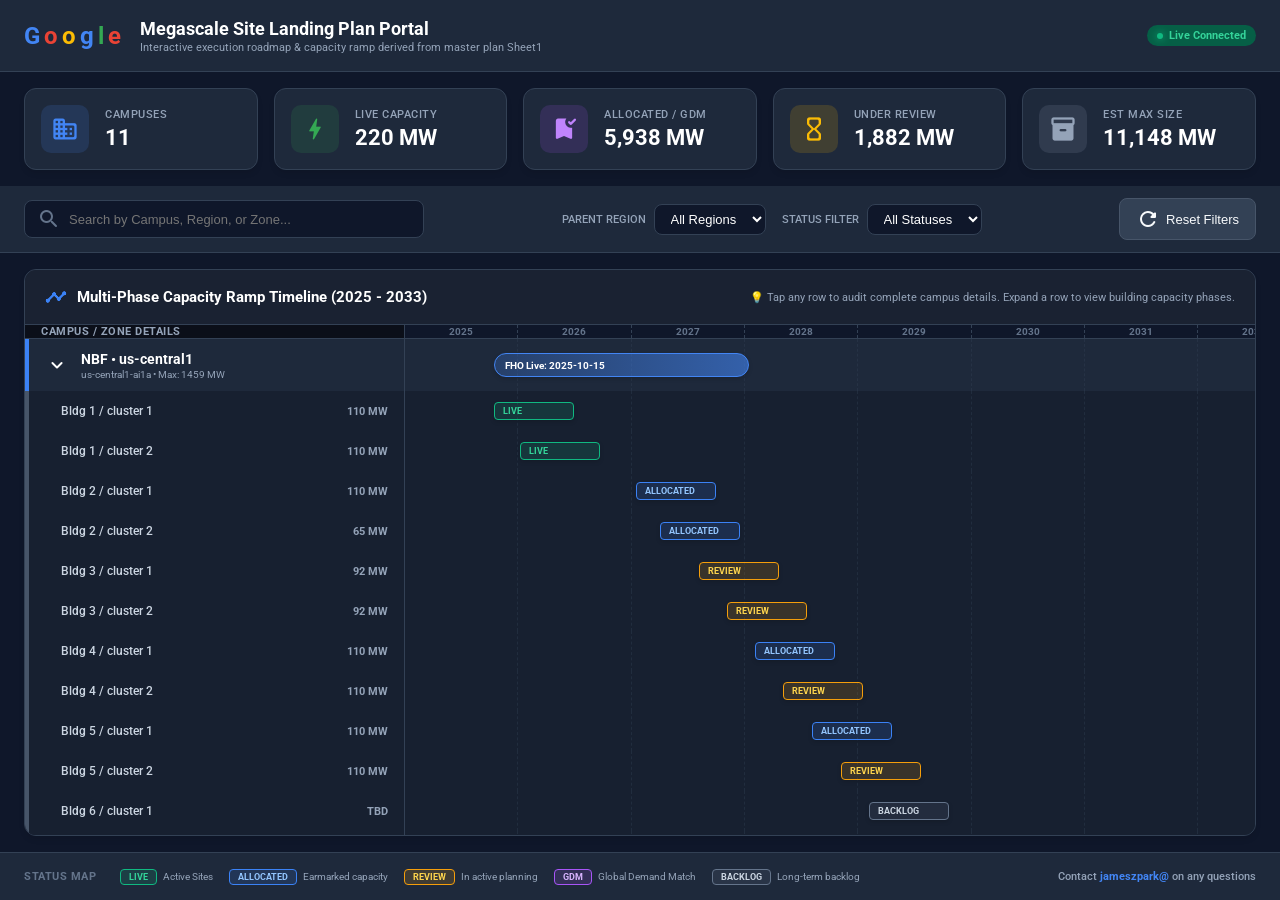
<file: index.html>
<!DOCTYPE html>
<html lang="en">
<head>
  <meta charset="UTF-8">
  <meta name="viewport" content="width=device-width, initial-scale=1.0">
  <title>Megascale Site Landing Plan Dashboard</title>
  <!-- Google Fonts -->
  <link rel="preconnect" href="https://fonts.googleapis.com">
  <link rel="preconnect" href="https://fonts.gstatic.com" crossorigin>
  <link href="https://fonts.googleapis.com/css2?family=Google+Sans:wght@400;500;700&family=Roboto:wght@300;400;500;700&display=swap" rel="stylesheet">
  <!-- Material Icons -->
  <link href="https://fonts.googleapis.com/icon?family=Material+Icons+Round" rel="stylesheet">
  <link rel="stylesheet" href="styles.css">
</head>
<body>

  <!-- App Container -->
  <div class="app-container">

    <!-- Top Header Bar -->
    <header class="app-header">
      <div class="header-left">
        <div class="google-logo-accent">
          <span class="g-blue">G</span>
          <span class="g-red">o</span>
          <span class="g-yellow">o</span>
          <span class="g-blue">g</span>
          <span class="g-green">l</span>
          <span class="g-red">e</span>
        </div>
        <div class="title-container">
          <h1>Megascale Site Landing Plan Portal</h1>
          <p class="subtitle">Interactive execution roadmap & capacity ramp derived from master plan Sheet1</p>
        </div>
      </div>
      <div class="header-right">
        <span class="last-sync-badge"><span class="pulse-dot"></span> Live Connected</span>
      </div>
    </header>

    <!-- KPI Summary Row -->
    <section class="kpi-container" id="kpi-panel">
      <!-- Generated via JS -->
    </section>

    <!-- Filters & Control Panel -->
    <section class="filter-card">
      <div class="filter-row">
        <!-- Search Input -->
        <div class="search-box">
          <span class="material-icons-round search-icon">search</span>
          <input type="text" id="search-input" placeholder="Search by Campus, Region, or Zone...">
        </div>

        <!-- Dropdowns -->
        <div class="dropdown-group">
          <div class="control-item">
            <label for="region-select">Parent Region</label>
            <select id="region-select">
              <option value="ALL">All Regions</option>
            </select>
          </div>
          
          <div class="control-item">
            <label for="status-select">Status Filter</label>
            <select id="status-select">
              <option value="ALL">All Statuses</option>
              <option value="Live">Live</option>
              <option value="Allocated">Allocated</option>
              <option value="Review">Review</option>
              <option value="GDM">GDM</option>
              <option value="Backlog">Backlog</option>
            </select>
          </div>
        </div>

        <!-- Action Button -->
        <button id="reset-filters" class="btn btn-secondary">
          <span class="material-icons-round">refresh</span> Reset Filters
        </button>
      </div>
    </section>

    <!-- Main Visual Roadmap Panel -->
    <main class="dashboard-viewport">
      <div class="timeline-card">
        
        <!-- Timeline Header Controls -->
        <div class="timeline-controls">
          <div class="timeline-title-bar">
            <span class="material-icons-round">timeline</span>
            <h2>Multi-Phase Capacity Ramp Timeline (2025 - 2033)</h2>
          </div>
          <div class="timeline-zoom-note">
            💡 Tap any row to audit complete campus details. Expand a row to view building capacity phases.
          </div>
        </div>

        <!-- Timeline Visual Grid Table -->
        <div class="timeline-outer-wrapper">
          <div class="timeline-inner-wrapper" id="gantt-wrapper">
            <!-- Timeline Headers -->
            <div class="timeline-table-header" id="gantt-header">
              <!-- Sticky Left Column Spacer -->
              <div class="frozen-header-cell">
                <span class="col-title">CAMPUS / ZONE DETAILS</span>
              </div>
              <!-- Timeline Scale Cells (rendered in JS) -->
              <div class="timeline-scale-container" id="timeline-scale">
                <!-- Rendered by app.js -->
              </div>
            </div>

            <!-- GANTT Table Rows -->
            <div class="gantt-rows-container" id="gantt-rows">
              <!-- Rendered dynamically in app.js -->
            </div>
          </div>
        </div>

      </div>
    </main>

    <!-- Footer Legend Panel -->
    <footer class="app-legend-bar">
      <div class="legend-left">
        <div class="legend-title">STATUS MAP</div>
        <div class="legend-items">
          <div class="legend-item"><span class="badge status-live">Live</span> <span class="legend-text">Active Sites</span></div>
          <div class="legend-item"><span class="badge status-allocated">Allocated</span> <span class="legend-text">Earmarked capacity</span></div>
          <div class="legend-item"><span class="badge status-review">Review</span> <span class="legend-text">In active planning</span></div>
          <div class="legend-item"><span class="badge status-gdm">GDM</span> <span class="legend-text">Global Demand Match</span></div>
          <div class="legend-item"><span class="badge status-backlog">Backlog</span> <span class="legend-text">Long-term backlog</span></div>
        </div>
      </div>
      <div class="legend-right">
        <div class="legend-note">
          Contact <a href="https://teams.googleplex.com/jameszpark" target="_blank">jameszpark@</a> on any questions
        </div>
      </div>
    </footer>

  </div>

  <!-- Detail Dialog / Modal Drawer -->
  <div class="modal-overlay" id="detail-modal">
    <div class="modal-card">
      <div class="modal-header">
        <div class="modal-title-group">
          <span class="material-icons-round modal-icon">dns</span>
          <div class="modal-headers">
            <h3 id="modal-campus-title">Campus Details</h3>
            <p id="modal-zone-subtitle">us-central1-ai1a (Cluster: NBF)</p>
          </div>
        </div>
        <button class="modal-close-btn" id="close-modal">
          <span class="material-icons-round">close</span>
        </button>
      </div>
      <div class="modal-content">
        <div class="modal-divider"></div>
        
        <!-- Campus Specs Table -->
        <h4 class="section-title">CAMPUS SPECIFICATIONS</h4>
        <div class="specs-grid">
          <div class="spec-tile">
            <span class="spec-label">Parent Region</span>
            <span class="spec-val" id="modal-parent-region">-</span>
          </div>
          <div class="spec-tile">
            <span class="spec-label">Zone Name</span>
            <span class="spec-val" id="modal-zone-name">-</span>
          </div>
          <div class="spec-tile">
            <span class="spec-label">Max Capacity Estimate</span>
            <span class="spec-val" id="modal-max-size">-</span>
          </div>
          <div class="spec-tile">
            <span class="spec-label">Launch FHO Date</span>
            <span class="spec-val" id="modal-launch-fho">-</span>
          </div>
        </div>

        <!-- Campus Ramp Phases -->
        <h4 class="section-title">CAPACITY RAMPING TIMELINE</h4>
        <div class="modal-table-container">
          <table class="modal-table">
            <thead>
              <tr>
                <th>Building Phase</th>
                <th>Target Date</th>
                <th>Increment Size</th>
                <th>Status</th>
              </tr>
            </thead>
            <tbody id="modal-bldg-rows">
              <!-- Rendered via JS -->
            </tbody>
          </table>
        </div>
      </div>
    </div>
  </div>

  <!-- Data Source script -->
  <script src="data.js"></script>
  <!-- Application logic -->
  <script src="app.js"></script>
</body>
</html>
</file>
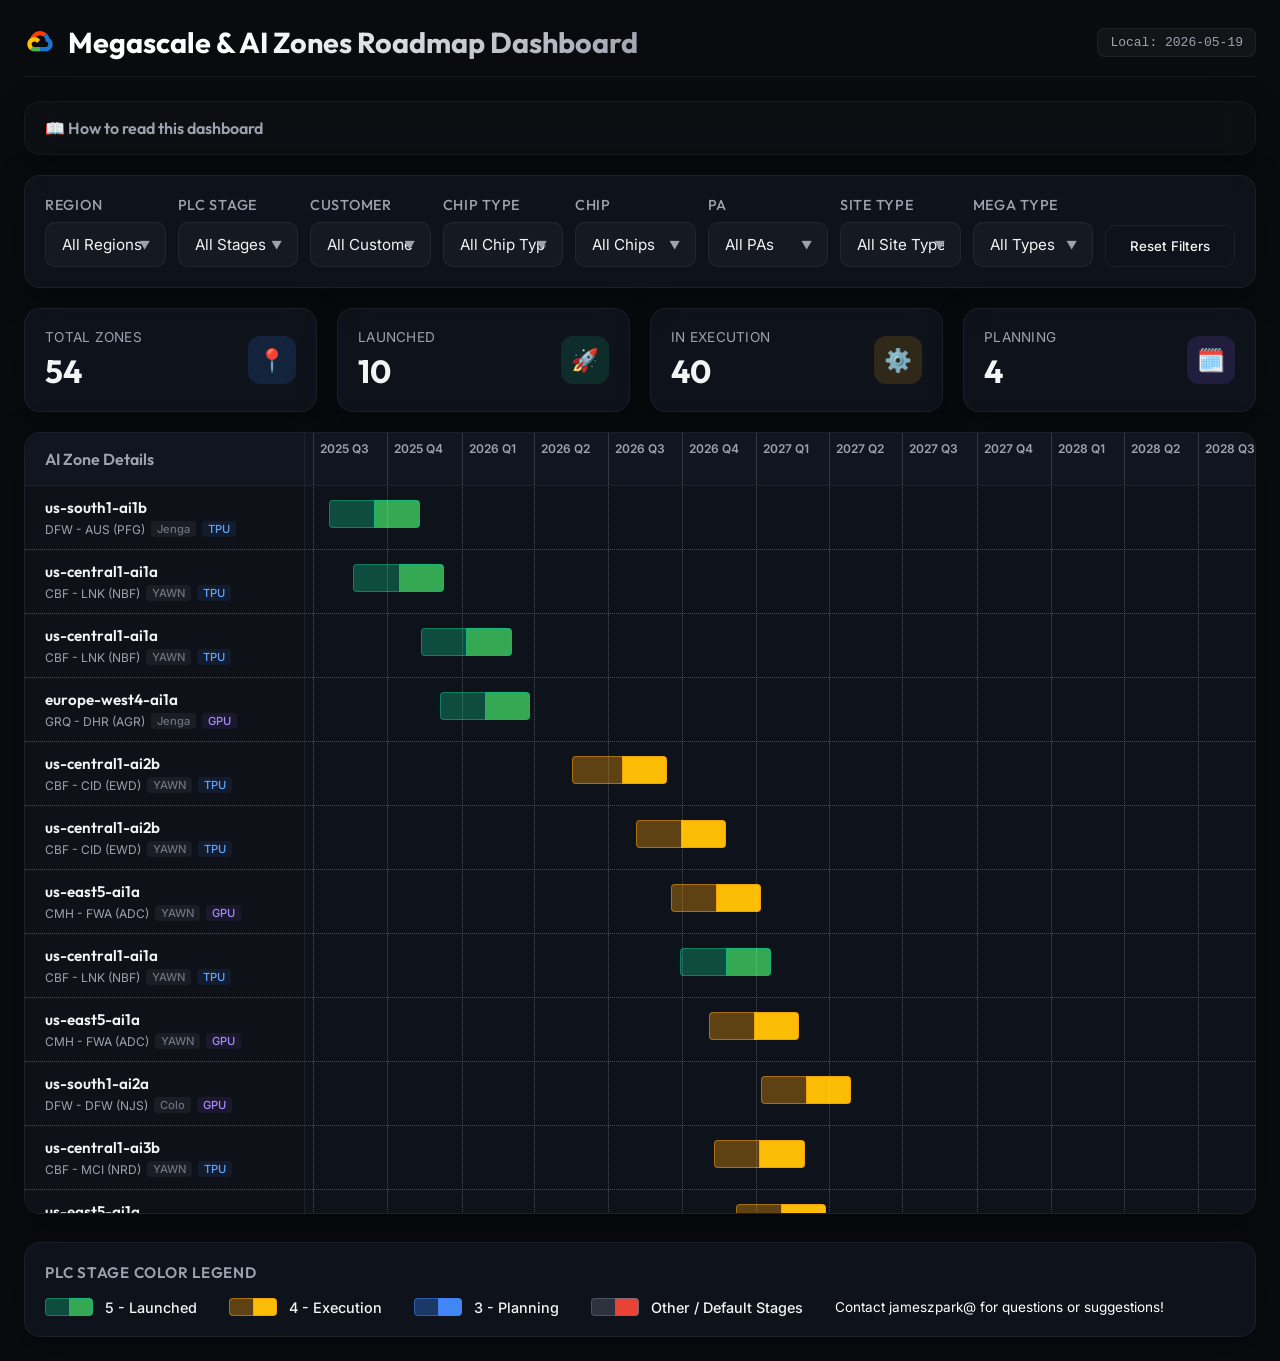
<file: aiz_dashboard/static/index.html>
<!DOCTYPE html>
<html lang="en">
<head>
  <meta charset="UTF-8">
  <meta name="viewport" content="width=device-width, initial-scale=1.0">
  <title>Megascale & AI Zones Roadmap Dashboard</title>
  <!-- Google Fonts -->
  <link rel="preconnect" href="https://fonts.googleapis.com">
  <link rel="preconnect" href="https://fonts.gstatic.com" crossorigin>
  <link href="https://fonts.googleapis.com/css2?family=Inter:wght@300;400;500;600;700&family=Outfit:wght@400;500;600;700;800&display=swap" rel="stylesheet">
  <!-- Stylesheet -->
  <link rel="stylesheet" href="styles.css">
  <!-- Favicon -->
  <link rel="icon" type="image/png" href="https://www.gstatic.com/images/branding/product/1x/gcp_64dp.png">
</head>
<body>
  <div class="app-container">
    <header class="app-header">
      <div class="logo-area">
        <svg class="logo-icon" xmlns="http://www.w3.org/2000/svg" viewBox="0 0 48 48" width="32" height="32"><path fill="#1976d2" d="M38.193,18.359c-0.771-2.753-2.319-5.177-4.397-7.03l-4.598,4.598	c1.677,1.365,2.808,3.374,3.014,5.648v1.508c0.026,0,0.05-0.008,0.076-0.008c2.322,0,4.212,1.89,4.212,4.212S34.61,31.5,32.288,31.5	c-0.026,0-0.05-0.007-0.076-0.008V31.5h-6.666H24V38h8.212v-0.004c0.026,0,0.05,0.004,0.076,0.004C38.195,38,43,33.194,43,27.288	C43,23.563,41.086,20.279,38.193,18.359z"/><path fill="#ffe082" d="M19.56,25.59l4.72-4.72c-0.004-0.005-0.008-0.009-0.011-0.013l-4.717,4.717	C19.554,25.579,19.557,25.584,19.56,25.59z" opacity=".5"/><path fill="#90caf9" d="M19.56,25.59l4.72-4.72c-0.004-0.005-0.008-0.009-0.011-0.013l-4.717,4.717	C19.554,25.579,19.557,25.584,19.56,25.59z" opacity=".5"/><path fill="#ff3d00" d="M24,7.576c-8.133,0-14.75,6.617-14.75,14.75c0,0.233,0.024,0.46,0.035,0.69h6.5	c-0.019-0.228-0.035-0.457-0.035-0.69c0-4.549,3.701-8.25,8.25-8.25c1.969,0,3.778,0.696,5.198,1.851l4.598-4.598	C31.188,9.003,27.761,7.576,24,7.576z"/><path fill="#90caf9" d="M15.712,31.5L15.712,31.5c-0.001,0-0.001,0-0.002,0c-0.611,0-1.188-0.137-1.712-0.373	l-4.71,4.71C11.081,37.188,13.301,38,15.71,38c0.001,0,0.001,0,0.002,0v0H24v-6.5H15.712z" opacity=".5"/><path fill="#4caf50" d="M15.712,31.5L15.712,31.5c-0.001,0-0.001,0-0.002,0c-0.611,0-1.188-0.137-1.712-0.373l-4.71,4.71	C11.081,37.188,13.301,38,15.71,38c0.001,0,0.001,0,0.002,0v0H24v-6.5H15.712z"/><path fill="#ffc107" d="M11.5,27.29c0-2.32,1.89-4.21,4.21-4.21c1.703,0,3.178,1.023,3.841,2.494l4.717-4.717	c-1.961-2.602-5.065-4.277-8.559-4.277C9.81,16.58,5,21.38,5,27.29c0,3.491,1.691,6.59,4.288,8.547l4.71-4.71	C12.53,30.469,11.5,28.999,11.5,27.29z"/></svg>
        <h1>Megascale & AI Zones Roadmap Dashboard</h1>
      </div>
      <div class="time-badge" id="current-time">
        Local: 2026-05-19
      </div>
    </header>

    <main class="dashboard-content" style="display: flex; flex-direction: column; gap: 20px;">
      <!-- User Guide Banner -->
      <section class="guide-panel card animate-fade-in">
        <details>
          <summary class="guide-summary">📖 How to read this dashboard</summary>
          <div class="guide-content">
            <ol>
              <li><strong>Overview</strong>: Upon loading, the dashboard displays the GANTT timeline and execution status metrics for all AI Zones across various PLC (Project Life Cycle) stages.</li>
              <li><strong>Filters</strong>: Use the dropdown filters at the top (Region, Customer, Chip Type, etc.) to dynamically narrow down your search. Click "Reset Filters" to clear.</li>
              <li><strong>GANTT Bars</strong>: Each bar indicates the duration from <strong>Preflight Start</strong> to <strong>Launch</strong>. The bar is divided by the <strong>FHO date</strong> in the middle:
                <ul>
                  <li>Left translucent bar segment: Preflight Start to FHO date.</li>
                  <li>Right solid bar segment: FHO date to Launch.</li>
                </ul>
              </li>
              <li><strong>Details tooltip</strong>: Hover your mouse cursor over any GANTT bar to view a details card (BDP Useable MW, Site Type, Contract Status, Customer, etc.).</li>
              <li><strong>PLC Stages Color Coding</strong>: See the legend at the bottom of the page to match colors with stages (Launched, Execution, Planning, etc.).</li>
            </ol>
          </div>
        </details>
      </section>

      <!-- Filter Panel -->
      <section class="filter-panel card animate-fade-in">
        <div class="filter-group">
          <label for="filter-region">Region</label>
          <div class="custom-select-wrapper">
            <select id="filter-region">
              <option value="ALL">All Regions</option>
            </select>
          </div>
        </div>

        <div class="filter-group">
          <label for="filter-plc">PLC Stage</label>
          <div class="custom-select-wrapper">
            <select id="filter-plc">
              <option value="ALL">All Stages</option>
            </select>
          </div>
        </div>

        <div class="filter-group">
          <label for="filter-customer">Customer</label>
          <div class="custom-select-wrapper">
            <select id="filter-customer">
              <option value="ALL">All Customers</option>
            </select>
          </div>
        </div>

        <div class="filter-group">
          <label for="filter-chip-type">Chip Type</label>
          <div class="custom-select-wrapper">
            <select id="filter-chip-type">
              <option value="ALL">All Chip Types</option>
            </select>
          </div>
        </div>

        <div class="filter-group">
          <label for="filter-chip">Chip</label>
          <div class="custom-select-wrapper">
            <select id="filter-chip">
              <option value="ALL">All Chips</option>
            </select>
          </div>
        </div>

        <div class="filter-group">
          <label for="filter-pa">PA</label>
          <div class="custom-select-wrapper">
            <select id="filter-pa">
              <option value="ALL">All PAs</option>
            </select>
          </div>
        </div>

        <div class="filter-group">
          <label for="filter-site-type">Site Type</label>
          <div class="custom-select-wrapper">
            <select id="filter-site-type">
              <option value="ALL">All Site Types</option>
            </select>
          </div>
        </div>

        <div class="filter-group">
          <label for="filter-mega-type">Mega Type</label>
          <div class="custom-select-wrapper">
            <select id="filter-mega-type">
              <option value="ALL">All Types</option>
            </select>
          </div>
        </div>

        <div class="filter-actions">
          <button id="reset-filters" class="btn-secondary" style="white-space: nowrap;">Reset Filters</button>
        </div>
      </section>

      <!-- KPI Metrics -->
      <section class="metrics-grid animate-fade-in">
        <div class="metric-card card">
          <div class="metric-info">
            <span class="metric-label">Total Zones</span>
            <span class="metric-val" id="metric-total">0</span>
          </div>
          <div class="metric-icon blue">📍</div>
        </div>
        <div class="metric-card card">
          <div class="metric-info">
            <span class="metric-label">Launched</span>
            <span class="metric-val" id="metric-launched">0</span>
          </div>
          <div class="metric-icon green">🚀</div>
        </div>
        <div class="metric-card card">
          <div class="metric-info">
            <span class="metric-label">In Execution</span>
            <span class="metric-val" id="metric-execution">0</span>
          </div>
          <div class="metric-icon orange">⚙️</div>
        </div>
        <div class="metric-card card">
          <div class="metric-info">
            <span class="metric-label">Planning</span>
            <span class="metric-val" id="metric-planning">0</span>
          </div>
          <div class="metric-icon purple">🗓️</div>
        </div>
      </section>

      <!-- GANTT Chart Section -->
      <section class="gantt-section card animate-fade-in">
        <div class="gantt-wrapper">
          <div class="gantt-container" id="gantt-container">
            <!-- Timeline Header (filled dynamically) -->
            <div class="gantt-header-track" id="gantt-header-track">
              <div class="gantt-header-title">AI Zone Details</div>
              <!-- Grid header ticks and quarters will be injected here -->
            </div>
            
            <!-- Grid lines overlay -->
            <div class="gantt-grid-lines" id="gantt-grid-lines"></div>
            
            <!-- GANTT Chart Rows (filled dynamically) -->
            <div class="gantt-rows-container" id="gantt-rows-container">
              <div class="loading-indicator">Loading AI Zone roadmap data...</div>
            </div>
          </div>
        </div>
      </section>

      <section class="legend-panel card animate-fade-in">
        <h3>PLC Stage Color Legend</h3>
        <div class="legend-grid">
          <div class="legend-item">
            <div class="legend-bar stage-5">
              <span class="gantt-bar-segment preflight-to-fho" style="width: 50%;"></span>
              <span class="gantt-bar-segment fho-to-launch" style="width: 50%;"></span>
            </div>
            <span class="legend-label">5 - Launched</span>
          </div>
          <div class="legend-item">
            <div class="legend-bar stage-4">
              <span class="gantt-bar-segment preflight-to-fho" style="width: 50%;"></span>
              <span class="gantt-bar-segment fho-to-launch" style="width: 50%;"></span>
            </div>
            <span class="legend-label">4 - Execution</span>
          </div>
          <div class="legend-item">
            <div class="legend-bar stage-3">
              <span class="gantt-bar-segment preflight-to-fho" style="width: 50%;"></span>
              <span class="gantt-bar-segment fho-to-launch" style="width: 50%;"></span>
            </div>
            <span class="legend-label">3 - Planning</span>
          </div>
          <div class="legend-item">
            <div class="legend-bar stage-default">
              <span class="gantt-bar-segment preflight-to-fho" style="width: 50%;"></span>
              <span class="gantt-bar-segment fho-to-launch" style="width: 50%;"></span>
            </div>
            <span class="legend-label">Other / Default Stages</span>
            <span class="legend-contact" style="margin-left: 20px; color: #ffffff; font-size: 0.85rem;">Contact jameszpark@ for
              questions or suggestions!</span>
          </div>
        </div>
      </section>
    </main>
  </div>

  <!-- Interactive Tooltip -->
  <div id="gantt-tooltip" class="tooltip hidden"></div>

  <!-- JavaScript Modules -->
  <script src="data.js"></script>
  <script src="app.js"></script>
</body>
</html>
</file>
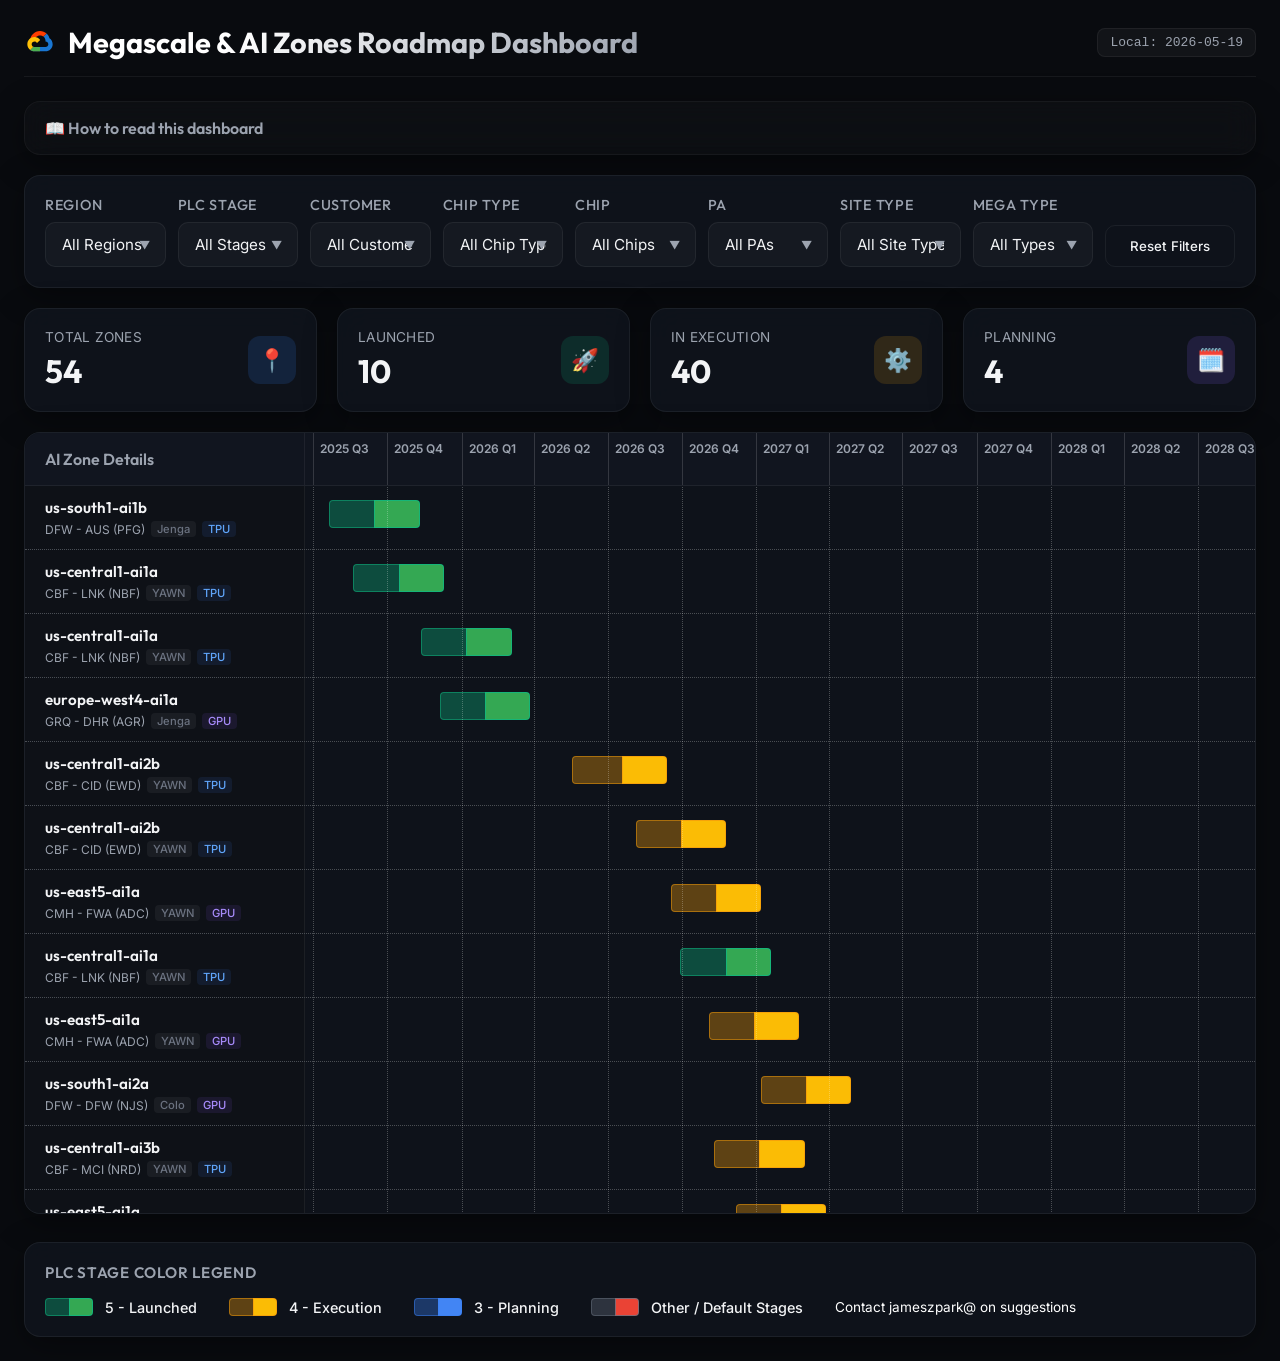
<file: aiz_dashboard_dev/static/index.html>
<!DOCTYPE html>
<html lang="en">
<head>
  <meta charset="UTF-8">
  <meta name="viewport" content="width=device-width, initial-scale=1.0">
  <title>Megascale & AI Zones Roadmap Dashboard</title>
  <!-- Google Fonts -->
  <link rel="preconnect" href="https://fonts.googleapis.com">
  <link rel="preconnect" href="https://fonts.gstatic.com" crossorigin>
  <link href="https://fonts.googleapis.com/css2?family=Inter:wght@300;400;500;600;700&family=Outfit:wght@400;500;600;700;800&display=swap" rel="stylesheet">
  <!-- Stylesheet -->
  <link rel="stylesheet" href="styles.css">
  <!-- Favicon -->
  <link rel="icon" type="image/png" href="https://www.gstatic.com/images/branding/product/1x/gcp_64dp.png">
</head>
<body>
  <div class="app-container">
    <header class="app-header">
      <div class="logo-area">
        <svg class="logo-icon" xmlns="http://www.w3.org/2000/svg" viewBox="0 0 48 48" width="32" height="32"><path fill="#1976d2" d="M38.193,18.359c-0.771-2.753-2.319-5.177-4.397-7.03l-4.598,4.598	c1.677,1.365,2.808,3.374,3.014,5.648v1.508c0.026,0,0.05-0.008,0.076-0.008c2.322,0,4.212,1.89,4.212,4.212S34.61,31.5,32.288,31.5	c-0.026,0-0.05-0.007-0.076-0.008V31.5h-6.666H24V38h8.212v-0.004c0.026,0,0.05,0.004,0.076,0.004C38.195,38,43,33.194,43,27.288	C43,23.563,41.086,20.279,38.193,18.359z"/><path fill="#ffe082" d="M19.56,25.59l4.72-4.72c-0.004-0.005-0.008-0.009-0.011-0.013l-4.717,4.717	C19.554,25.579,19.557,25.584,19.56,25.59z" opacity=".5"/><path fill="#90caf9" d="M19.56,25.59l4.72-4.72c-0.004-0.005-0.008-0.009-0.011-0.013l-4.717,4.717	C19.554,25.579,19.557,25.584,19.56,25.59z" opacity=".5"/><path fill="#ff3d00" d="M24,7.576c-8.133,0-14.75,6.617-14.75,14.75c0,0.233,0.024,0.46,0.035,0.69h6.5	c-0.019-0.228-0.035-0.457-0.035-0.69c0-4.549,3.701-8.25,8.25-8.25c1.969,0,3.778,0.696,5.198,1.851l4.598-4.598	C31.188,9.003,27.761,7.576,24,7.576z"/><path fill="#90caf9" d="M15.712,31.5L15.712,31.5c-0.001,0-0.001,0-0.002,0c-0.611,0-1.188-0.137-1.712-0.373	l-4.71,4.71C11.081,37.188,13.301,38,15.71,38c0.001,0,0.001,0,0.002,0v0H24v-6.5H15.712z" opacity=".5"/><path fill="#4caf50" d="M15.712,31.5L15.712,31.5c-0.001,0-0.001,0-0.002,0c-0.611,0-1.188-0.137-1.712-0.373l-4.71,4.71	C11.081,37.188,13.301,38,15.71,38c0.001,0,0.001,0,0.002,0v0H24v-6.5H15.712z"/><path fill="#ffc107" d="M11.5,27.29c0-2.32,1.89-4.21,4.21-4.21c1.703,0,3.178,1.023,3.841,2.494l4.717-4.717	c-1.961-2.602-5.065-4.277-8.559-4.277C9.81,16.58,5,21.38,5,27.29c0,3.491,1.691,6.59,4.288,8.547l4.71-4.71	C12.53,30.469,11.5,28.999,11.5,27.29z"/></svg>
        <h1>Megascale & AI Zones Roadmap Dashboard</h1>
      </div>
      <div class="time-badge" id="current-time">
        Local: 2026-05-19
      </div>
    </header>

    <main class="dashboard-content" style="display: flex; flex-direction: column; gap: 20px;">
      <!-- User Guide Banner -->
      <section class="guide-panel card animate-fade-in">
        <details>
          <summary class="guide-summary">📖 How to read this dashboard</summary>
          <div class="guide-content">
            <ol>
              <li><strong>Overview</strong>: Upon loading, the dashboard displays the GANTT timeline and execution status metrics for all AI Zones across various PLC (Project Life Cycle) stages.</li>
              <li><strong>Filters</strong>: Use the dropdown filters at the top (Region, Customer, Chip Type, etc.) to dynamically narrow down your search. Click "Reset Filters" to clear.</li>
              <li><strong>GANTT Bars</strong>: Each bar indicates the duration from <strong>Preflight Start</strong> to <strong>Launch</strong>. The bar is divided by the <strong>FHO date</strong> in the middle:
                <ul>
                  <li>Left translucent bar segment: Preflight Start to FHO date.</li>
                  <li>Right solid bar segment: FHO date to Launch.</li>
                </ul>
              </li>
              <li><strong>Details tooltip</strong>: Hover your mouse cursor over any GANTT bar to view a details card (BDP Useable MW, Site Type, Contract Status, Customer, etc.).</li>
              <li><strong>PLC Stages Color Coding</strong>: See the legend at the bottom of the page to match colors with stages (Launched, Execution, Planning, etc.).</li>
            </ol>
          </div>
        </details>
      </section>

      <!-- Filter Panel -->
      <section class="filter-panel card animate-fade-in">
        <div class="filter-group">
          <label for="filter-region">Region</label>
          <div class="custom-select-wrapper">
            <select id="filter-region">
              <option value="ALL">All Regions</option>
            </select>
          </div>
        </div>

        <div class="filter-group">
          <label for="filter-plc">PLC Stage</label>
          <div class="custom-select-wrapper">
            <select id="filter-plc">
              <option value="ALL">All Stages</option>
            </select>
          </div>
        </div>

        <div class="filter-group">
          <label for="filter-customer">Customer</label>
          <div class="custom-select-wrapper">
            <select id="filter-customer">
              <option value="ALL">All Customers</option>
            </select>
          </div>
        </div>

        <div class="filter-group">
          <label for="filter-chip-type">Chip Type</label>
          <div class="custom-select-wrapper">
            <select id="filter-chip-type">
              <option value="ALL">All Chip Types</option>
            </select>
          </div>
        </div>

        <div class="filter-group">
          <label for="filter-chip">Chip</label>
          <div class="custom-select-wrapper">
            <select id="filter-chip">
              <option value="ALL">All Chips</option>
            </select>
          </div>
        </div>

        <div class="filter-group">
          <label for="filter-pa">PA</label>
          <div class="custom-select-wrapper">
            <select id="filter-pa">
              <option value="ALL">All PAs</option>
            </select>
          </div>
        </div>

        <div class="filter-group">
          <label for="filter-site-type">Site Type</label>
          <div class="custom-select-wrapper">
            <select id="filter-site-type">
              <option value="ALL">All Site Types</option>
            </select>
          </div>
        </div>

        <div class="filter-group">
          <label for="filter-mega-type">Mega Type</label>
          <div class="custom-select-wrapper">
            <select id="filter-mega-type">
              <option value="ALL">All Types</option>
            </select>
          </div>
        </div>

        <div class="filter-actions">
          <button id="reset-filters" class="btn-secondary" style="white-space: nowrap;">Reset Filters</button>
        </div>
      </section>

      <!-- KPI Metrics -->
      <section class="metrics-grid animate-fade-in">
        <div class="metric-card card">
          <div class="metric-info">
            <span class="metric-label">Total Zones</span>
            <span class="metric-val" id="metric-total">0</span>
          </div>
          <div class="metric-icon blue">📍</div>
        </div>
        <div class="metric-card card">
          <div class="metric-info">
            <span class="metric-label">Launched</span>
            <span class="metric-val" id="metric-launched">0</span>
          </div>
          <div class="metric-icon green">🚀</div>
        </div>
        <div class="metric-card card">
          <div class="metric-info">
            <span class="metric-label">In Execution</span>
            <span class="metric-val" id="metric-execution">0</span>
          </div>
          <div class="metric-icon orange">⚙️</div>
        </div>
        <div class="metric-card card">
          <div class="metric-info">
            <span class="metric-label">Planning</span>
            <span class="metric-val" id="metric-planning">0</span>
          </div>
          <div class="metric-icon purple">🗓️</div>
        </div>
      </section>

      <!-- GANTT Chart Section -->
      <section class="gantt-section card animate-fade-in">
        <div class="gantt-wrapper">
          <div class="gantt-container" id="gantt-container">
            <!-- Timeline Header (filled dynamically) -->
            <div class="gantt-header-track" id="gantt-header-track">
              <div class="gantt-header-title">AI Zone Details</div>
              <!-- Grid header ticks and quarters will be injected here -->
            </div>
            
            <!-- Grid lines overlay -->
            <div class="gantt-grid-lines" id="gantt-grid-lines"></div>
            
            <!-- GANTT Chart Rows (filled dynamically) -->
            <div class="gantt-rows-container" id="gantt-rows-container">
              <div class="loading-indicator">Loading AI Zone roadmap data...</div>
            </div>
          </div>
        </div>
      </section>

      <section class="legend-panel card animate-fade-in">
        <h3>PLC Stage Color Legend</h3>
        <div class="legend-grid">
          <div class="legend-item">
            <div class="legend-bar stage-5">
              <span class="gantt-bar-segment preflight-to-fho" style="width: 50%;"></span>
              <span class="gantt-bar-segment fho-to-launch" style="width: 50%;"></span>
            </div>
            <span class="legend-label">5 - Launched</span>
          </div>
          <div class="legend-item">
            <div class="legend-bar stage-4">
              <span class="gantt-bar-segment preflight-to-fho" style="width: 50%;"></span>
              <span class="gantt-bar-segment fho-to-launch" style="width: 50%;"></span>
            </div>
            <span class="legend-label">4 - Execution</span>
          </div>
          <div class="legend-item">
            <div class="legend-bar stage-3">
              <span class="gantt-bar-segment preflight-to-fho" style="width: 50%;"></span>
              <span class="gantt-bar-segment fho-to-launch" style="width: 50%;"></span>
            </div>
            <span class="legend-label">3 - Planning</span>
          </div>
          <div class="legend-item">
            <div class="legend-bar stage-default">
              <span class="gantt-bar-segment preflight-to-fho" style="width: 50%;"></span>
              <span class="gantt-bar-segment fho-to-launch" style="width: 50%;"></span>
            </div>
            <span class="legend-label">Other / Default Stages</span>
            <span class="legend-contact" style="margin-left: 20px; color: #ffffff; font-size: 0.85rem;">Contact jameszpark@ on suggestions</span>
          </div>
        </div>
      </section>
    </main>
  </div>

  <!-- Interactive Tooltip -->
  <div id="gantt-tooltip" class="tooltip hidden"></div>

  <!-- JavaScript Modules -->
  <script src="data.js"></script>
  <script src="app.js"></script>
</body>
</html>
</file>
<file: styles.css>
/* Global CSS Rules */
* {
  box-sizing: border-box;
  margin: 0;
  padding: 0;
}

body {
  font-family: 'Google Sans', 'Roboto', 'Segoe UI', sans-serif;
  background-color: #0f172a; /* Slate 900 */
  color: #cbd5e1; /* Slate 300 */
  height: 100vh;
  overflow: hidden;
}

.app-container {
  display: flex;
  flex-direction: column;
  height: 100vh;
  width: 100vw;
}

/* Header Area styling */
.app-header {
  display: flex;
  align-items: center;
  justify-content: space-between;
  padding: 16px 24px;
  background-color: #1e293b; /* Slate 800 */
  border-bottom: 1px solid #334155; /* Slate 700 */
  height: 72px;
}

.header-left {
  display: flex;
  align-items: center;
  gap: 20px;
}

.google-logo-accent {
  font-size: 24px;
  font-weight: 700;
  letter-spacing: -1px;
}

.google-logo-accent .g-blue { color: #4285f4; }
.google-logo-accent .g-red { color: #ea4335; }
.google-logo-accent .g-yellow { color: #fbbc05; }
.google-logo-accent .g-green { color: #34a853; }

.title-container h1 {
  font-size: 18px;
  font-weight: 700;
  color: #ffffff;
}

.title-container .subtitle {
  font-size: 11px;
  color: #94a3b8; /* Slate 400 */
  margin-top: 2px;
}

.last-sync-badge {
  display: flex;
  align-items: center;
  gap: 6px;
  background-color: #065f46;
  color: #34d399;
  font-size: 11px;
  font-weight: 700;
  padding: 4px 10px;
  border-radius: 12px;
}

.pulse-dot {
  width: 6px;
  height: 6px;
  background-color: #10b981;
  border-radius: 50%;
  box-shadow: 0 0 8px #10b981;
  animation: pulse 1.6s infinite;
}

@keyframes pulse {
  0% { transform: scale(0.9); opacity: 1; }
  50% { transform: scale(1.3); opacity: 0.4; }
  100% { transform: scale(0.9); opacity: 1; }
}

/* KPI Summary Row */
.kpi-container {
  display: flex;
  gap: 16px;
  padding: 16px 24px;
  background-color: #0f172a;
  overflow-x: auto;
}

.kpi-card {
  flex: 1;
  min-width: 200px;
  background-color: #1e293b;
  border: 1px solid #334155;
  border-radius: 12px;
  padding: 16px;
  display: flex;
  align-items: center;
  gap: 16px;
  box-shadow: 0 4px 6px -1px rgba(0, 0, 0, 0.1);
}

.kpi-icon-container {
  width: 48px;
  height: 48px;
  border-radius: 10px;
  display: flex;
  align-items: center;
  justify-content: center;
}

.kpi-icon-container .material-icons-round {
  font-size: 28px;
}

.kpi-info {
  display: flex;
  flex-direction: column;
}

.kpi-title {
  font-size: 11px;
  color: #94a3b8;
  font-weight: 500;
  text-transform: uppercase;
  letter-spacing: 0.5px;
}

.kpi-value {
  font-size: 22px;
  font-weight: 700;
  color: #ffffff;
  margin-top: 4px;
}

/* Accent KPI Colors */
.bg-blue-accent { background-color: rgba(66, 133, 244, 0.15); color: #4285f4; }
.bg-green-accent { background-color: rgba(52, 168, 83, 0.15); color: #34a853; }
.bg-yellow-accent { background-color: rgba(251, 188, 5, 0.15); color: #fbbc05; }
.bg-purple-accent { background-color: rgba(168, 85, 247, 0.15); color: #c084fc; }
.bg-gray-accent { background-color: rgba(148, 163, 184, 0.15); color: #94a3b8; }

/* Filter Controls Box */
.filter-card {
  padding: 12px 24px;
  background-color: #1e293b;
  border-bottom: 1px solid #334155;
}

.filter-row {
  display: flex;
  align-items: center;
  justify-content: space-between;
  gap: 16px;
  flex-wrap: wrap;
}

.search-box {
  display: flex;
  align-items: center;
  background-color: #0f172a;
  border: 1px solid #334155;
  border-radius: 8px;
  padding: 6px 12px;
  flex: 1;
  min-width: 250px;
  max-width: 400px;
}

.search-icon {
  color: #64748b;
  margin-right: 8px;
}

.search-box input {
  background: none;
  border: none;
  outline: none;
  color: #ffffff;
  font-size: 13px;
  width: 100%;
}

.dropdown-group {
  display: flex;
  gap: 16px;
  align-items: center;
}

.control-item {
  display: flex;
  align-items: center;
  gap: 8px;
}

.control-item label {
  font-size: 11px;
  color: #94a3b8;
  font-weight: 500;
  text-transform: uppercase;
}

.control-item select {
  background-color: #0f172a;
  border: 1px solid #334155;
  color: #ffffff;
  padding: 6px 12px;
  border-radius: 8px;
  font-size: 13px;
  outline: none;
  cursor: pointer;
}

.btn {
  display: inline-flex;
  align-items: center;
  gap: 6px;
  border: none;
  outline: none;
  padding: 8px 16px;
  border-radius: 8px;
  font-size: 13px;
  font-weight: 500;
  cursor: pointer;
  transition: all 0.2s;
}

.btn-secondary {
  background-color: #334155;
  color: #f8fafc;
  border: 1px solid #475569;
}

.btn-secondary:hover {
  background-color: #475569;
}

/* Dashboard Viewport & Timeline */
.dashboard-viewport {
  flex: 1;
  padding: 16px 24px;
  background-color: #0f172a;
  overflow: hidden;
  display: flex;
  flex-direction: column;
}

.timeline-card {
  background-color: #1e293b;
  border: 1px solid #334155;
  border-radius: 12px;
  flex: 1;
  display: flex;
  flex-direction: column;
  overflow: hidden;
  box-shadow: 0 4px 6px -1px rgba(0, 0, 0, 0.1);
}

.timeline-controls {
  padding: 16px 20px;
  border-bottom: 1px solid #334155;
  display: flex;
  align-items: center;
  justify-content: space-between;
  background-color: #1a2232;
  gap: 12px;
}

.timeline-title-bar {
  display: flex;
  align-items: center;
  gap: 10px;
}

.timeline-title-bar h2 {
  font-size: 15px;
  font-weight: 700;
  color: #ffffff;
}

.timeline-title-bar .material-icons-round {
  color: #3b82f6;
  font-size: 22px;
}

.timeline-zoom-note {
  font-size: 11px;
  color: #94a3b8;
}

/* Inner GANTT Canvas Scroll wrappers */
.timeline-outer-wrapper {
  flex: 1;
  overflow: auto;
}

.timeline-inner-wrapper {
  display: flex;
  flex-direction: column;
  min-width: 1400px; /* Minimum width to support timeline timeline scale properly */
  height: 100%;
}

/* Timeline headers scale */
.timeline-table-header {
  display: flex;
  background-color: #0f172a;
  height: 48px;
  border-bottom: 1px solid #334155;
  position: sticky;
  top: 0;
  z-index: 10;
}

.frozen-header-cell {
  width: 380px;
  background-color: #0b0f19;
  border-right: 1px solid #334155;
  display: flex;
  align-items: center;
  padding: 0 16px;
  position: sticky;
  left: 0;
  z-index: 11;
}

.frozen-header-cell .col-title {
  font-size: 11px;
  font-weight: 700;
  letter-spacing: 0.5px;
  color: #94a3b8;
}

.timeline-scale-container {
  display: flex;
  flex: 1;
  position: relative;
}

.scale-tick-cell {
  flex: 1;
  height: 100%;
  display: flex;
  align-items: center;
  justify-content: center;
  border-right: 1px dashed #334155;
}

.scale-tick-cell span {
  font-size: 10px;
  font-weight: 700;
  color: #64748b;
}

/* GANTT rows */
.gantt-rows-container {
  flex: 1;
  display: flex;
  flex-direction: column;
}

.gantt-campus-group {
  display: flex;
  flex-direction: column;
  border-bottom: 1px solid #334155;
}

.gantt-row {
  display: flex;
  height: 52px;
  transition: background-color 0.2s;
}

.gantt-row:hover {
  background-color: #243147;
}

.gantt-campus-row {
  background-color: #1e293b;
}

.gantt-building-row {
  background-color: #172030;
  height: 40px;
}

/* Frozen detail column elements */
.gantt-detail-cell {
  width: 380px;
  background-color: inherit;
  border-right: 1px solid #334155;
  display: flex;
  align-items: center;
  padding: 0 16px;
  position: sticky;
  left: 0;
  z-index: 5;
  gap: 12px;
  cursor: pointer;
}

.gantt-campus-row .gantt-detail-cell {
  border-left: 4px solid #3b82f6; /* Google Blue Left accent tag */
}

.gantt-building-row .gantt-detail-cell {
  border-left: 4px solid #475569;
  padding-left: 32px; /* Indent sub bldg rows */
}

/* Row visual titles */
.row-icon-btn {
  background: none;
  border: none;
  outline: none;
  color: #64748b;
  cursor: pointer;
  display: flex;
  align-items: center;
  justify-content: center;
  transition: transform 0.2s;
}

.row-icon-btn.expanded {
  transform: rotate(90deg);
  color: #ffffff;
}

.campus-title-group {
  display: flex;
  flex-direction: column;
}

.campus-title-group .c-name {
  font-size: 14px;
  font-weight: 700;
  color: #ffffff;
}

.campus-title-group .c-meta {
  font-size: 10px;
  color: #94a3b8;
  margin-top: 2px;
}

.building-title-group {
  display: flex;
  align-items: center;
  justify-content: space-between;
  width: 100%;
}

.building-title-group .b-name {
  font-size: 12px;
  font-weight: 500;
  color: #cbd5e1;
}

.building-title-group .b-size-tag {
  font-size: 11px;
  font-weight: 700;
  color: #94a3b8;
}

/* Right scrollable bars container */
.gantt-bar-area {
  display: flex;
  flex: 1;
  position: relative;
  align-items: center;
}

/* Background timeline grid ticks matching scale header */
.grid-lines-overlay {
  position: absolute;
  top: 0;
  left: 0;
  width: 100%;
  height: 100%;
  display: flex;
  pointer-events: none;
  z-index: 1;
}

.grid-line-cell {
  flex: 1;
  height: 100%;
  border-right: 1px dashed rgba(51, 65, 85, 0.4);
}

/* GANTT bars */
.gantt-bar-container {
  position: absolute;
  height: 24px;
  z-index: 2;
  display: flex;
  align-items: center;
}

.gantt-bar-container.bldg-bar {
  height: 18px;
}

.gantt-bar {
  height: 100%;
  width: 100%;
  border-radius: 4px;
  display: flex;
  align-items: center;
  padding: 0 10px;
  font-size: 10px;
  font-weight: 700;
  box-shadow: 0 2px 4px rgba(0, 0, 0, 0.15);
  cursor: pointer;
  transition: transform 0.1s;
  overflow: hidden;
  text-overflow: ellipsis;
  white-space: nowrap;
}

.gantt-bar:hover {
  transform: scaleY(1.05);
  box-shadow: 0 4px 8px rgba(0, 0, 0, 0.25);
}

/* Campus overall span GANTT bar custom color */
.campus-gantt-bar {
  background: linear-gradient(90deg, rgba(66, 133, 244, 0.25) 0%, rgba(66, 133, 244, 0.6) 100%);
  border: 1px solid #4285f4;
  color: #ffffff;
  border-radius: 12px; /* Capsule rounded bar */
}

/* Building Badges Status Color Classes */
.badge {
  display: inline-flex;
  align-items: center;
  padding: 2px 8px;
  border-radius: 4px;
  font-size: 9px;
  font-weight: 700;
  text-transform: uppercase;
}

.status-live { background-color: rgba(16, 185, 129, 0.15); border: 1px solid #10b981; color: #34d399; }
.status-allocated { background-color: rgba(59, 130, 246, 0.15); border: 1px solid #3b82f6; color: #93c5fd; }
.status-review { background-color: rgba(245, 158, 11, 0.15); border: 1px solid #f59e0b; color: #fcd34d; }
.status-gdm { background-color: rgba(168, 85, 247, 0.15); border: 1px solid #a855f7; color: #d8b4fe; }
.status-backlog { background-color: rgba(100, 116, 139, 0.15); border: 1px solid #64748b; color: #cbd5e1; }

/* Sub building rows container animation collapse state */
.campus-buildings-container {
  display: none;
}

.campus-buildings-container.show {
  display: flex;
  flex-direction: column;
}

/* Legend Bottom Bar */
.app-legend-bar {
  display: flex;
  align-items: center;
  justify-content: space-between;
  padding: 12px 24px;
  background-color: #1e293b;
  border-top: 1px solid #334155;
  height: 48px;
}

.legend-left {
  display: flex;
  align-items: center;
  gap: 24px;
}

.legend-title {
  font-size: 11px;
  font-weight: 700;
  color: #64748b;
  letter-spacing: 0.5px;
}

.legend-items {
  display: flex;
  gap: 16px;
}

.legend-item {
  display: flex;
  align-items: center;
  gap: 6px;
}

.legend-text {
  font-size: 10px;
  color: #94a3b8;
}

.legend-right .legend-note {
  font-size: 11px;
  color: #94a3b8;
  font-weight: 500;
}

.legend-right .legend-note a {
  color: #4285f4;
  text-decoration: none;
  font-weight: 700;
}

.legend-right .legend-note a:hover {
  text-decoration: underline;
}

/* Modal Dialog Styles */
.modal-overlay {
  position: fixed;
  top: 0;
  left: 0;
  width: 100vw;
  height: 100vh;
  background-color: rgba(15, 23, 42, 0.75); /* Dark slate transparency */
  display: none;
  align-items: center;
  justify-content: center;
  z-index: 100;
  backdrop-filter: blur(4px);
}

.modal-overlay.active {
  display: flex;
}

.modal-card {
  background-color: #1e293b;
  border: 1px solid #334155;
  border-radius: 16px;
  width: 550px;
  max-width: 90%;
  box-shadow: 0 20px 25px -5px rgba(0, 0, 0, 0.3), 0 10px 10px -5px rgba(0, 0, 0, 0.04);
  animation: slideIn 0.2s cubic-bezier(0.16, 1, 0.3, 1);
}

@keyframes slideIn {
  from { transform: translateY(12px); opacity: 0; }
  to { transform: translateY(0); opacity: 1; }
}

.modal-header {
  padding: 20px 24px;
  display: flex;
  align-items: center;
  justify-content: space-between;
}

.modal-title-group {
  display: flex;
  align-items: center;
  gap: 12px;
}

.modal-icon {
  color: #4285f4;
  font-size: 28px;
}

.modal-headers h3 {
  font-size: 16px;
  font-weight: 700;
  color: #ffffff;
}

.modal-headers p {
  font-size: 11px;
  color: #94a3b8;
  margin-top: 2px;
}

.modal-close-btn {
  background: none;
  border: none;
  outline: none;
  color: #64748b;
  cursor: pointer;
  display: flex;
  align-items: center;
  justify-content: center;
}

.modal-close-btn:hover {
  color: #ffffff;
}

.modal-content {
  padding: 0 24px 24px 24px;
}

.modal-divider {
  height: 1px;
  background-color: #334155;
  margin-bottom: 20px;
}

.section-title {
  font-size: 11px;
  font-weight: 700;
  color: #64748b;
  letter-spacing: 1px;
  text-transform: uppercase;
  margin-bottom: 12px;
}

.specs-grid {
  display: grid;
  grid-template-columns: repeat(2, 1fr);
  gap: 12px;
  margin-bottom: 24px;
}

.spec-tile {
  background-color: #0f172a;
  border: 1px solid #334155;
  border-radius: 8px;
  padding: 10px 14px;
  display: flex;
  flex-direction: column;
}

.spec-label {
  font-size: 10px;
  color: #94a3b8;
  font-weight: 500;
}

.spec-val {
  font-size: 13px;
  font-weight: 700;
  color: #ffffff;
  margin-top: 4px;
}

.modal-table-container {
  background-color: #0f172a;
  border: 1px solid #334155;
  border-radius: 8px;
  overflow: hidden;
  max-height: 250px;
  overflow-y: auto;
}

.modal-table {
  width: 100%;
  border-collapse: collapse;
  text-align: left;
}

.modal-table th {
  background-color: #111827;
  padding: 8px 12px;
  font-size: 10px;
  font-weight: 700;
  color: #64748b;
  text-transform: uppercase;
}

.modal-table td {
  padding: 10px 12px;
  font-size: 12px;
  border-bottom: 1px solid #1e293b;
}

.modal-table tr:last-child td {
  border-bottom: none;
}
</file>
<file: aiz_dashboard/static/styles.css>
/* Clean Reset & Variable Definitions */
:root {
  --bg-app: #090b0f;
  --bg-card: rgba(17, 22, 31, 0.75);
  --bg-card-hover: rgba(26, 33, 47, 0.95);
  --border-color: rgba(255, 255, 255, 0.06);
  --border-color-hover: rgba(255, 255, 255, 0.12);
  --text-primary: #f3f4f6;
  --text-secondary: #9ca3af;
  --text-muted: #6b7280;
  
  /* PLC Stage Theme Colors (Google Theme) */
  --color-launched: #34a853;       /* Google Green */
  --color-launched-lite: #81c995;
  --color-execution: #fbbc05;      /* Google Yellow */
  --color-execution-lite: #fde293;
  --color-planning: #4285f4;       /* Google Blue */
  --color-planning-lite: #aecbfa;
  --color-default: #ea4335;        /* Google Red */
  --color-default-lite: #f28b82;
  
  /* Fonts */
  --font-header: 'Outfit', sans-serif;
  --font-body: 'Inter', sans-serif;
}

* {
  box-sizing: border-box;
  margin: 0;
  padding: 0;
}

body {
  background-color: var(--bg-app);
  color: var(--text-primary);
  font-family: var(--font-body);
  -webkit-font-smoothing: antialiased;
  min-height: 100vh;
}

/* App Container Layout */
.app-container {
  display: flex;
  flex-direction: column;
  max-width: 1600px;
  margin: 0 auto;
  padding: 24px;
  gap: 24px;
}

/* Header Styles */
.app-header {
  display: flex;
  justify-content: space-between;
  align-items: center;
  border-bottom: 1px solid var(--border-color);
  padding-bottom: 16px;
}

.logo-area {
  display: flex;
  align-items: center;
  gap: 12px;
}

.logo-icon {
  width: 32px;
  height: 32px;
  transition: transform 0.3s ease;
}

.logo-icon:hover {
  transform: rotate(10deg) scale(1.08);
}

.app-header h1 {
  font-family: var(--font-header);
  font-size: 1.8rem;
  font-weight: 700;
  background: linear-gradient(135deg, #fff 30%, var(--text-secondary));
  -webkit-background-clip: text;
  background-clip: text;
  -webkit-text-fill-color: transparent;
}

.time-badge {
  font-family: monospace;
  background: rgba(255, 255, 255, 0.04);
  padding: 6px 12px;
  border-radius: 8px;
  border: 1px solid var(--border-color);
  color: var(--text-secondary);
}

/* Dashboard Cards */
.card {
  background: var(--bg-card);
  backdrop-filter: blur(16px);
  -webkit-backdrop-filter: blur(16px);
  border: 1px solid var(--border-color);
  border-radius: 16px;
  padding: 20px;
  box-shadow: 0 8px 32px 0 rgba(0, 0, 0, 0.37);
  transition: all 0.3s cubic-bezier(0.4, 0, 0.2, 1);
}

.card:hover {
  border-color: var(--border-color-hover);
  box-shadow: 0 12px 40px 0 rgba(0, 0, 0, 0.5);
}

/* Filter Panel */
.filter-panel {
  display: flex;
  flex-direction: row;
  flex-wrap: nowrap;
  gap: 12px;
  align-items: flex-end;
  width: 100%;
}

.filter-group {
  display: flex;
  flex-direction: column;
  gap: 8px;
  flex: 1;
  min-width: 100px;
}

.filter-group label {
  font-family: var(--font-header);
  font-size: 0.9rem;
  font-weight: 500;
  color: var(--text-secondary);
  text-transform: uppercase;
  letter-spacing: 0.05em;
}

/* Custom Select Dropdowns */
.custom-select-wrapper {
  position: relative;
}

.custom-select-wrapper select {
  width: 100%;
  padding: 12px 16px;
  background: rgba(255, 255, 255, 0.03);
  border: 1px solid var(--border-color);
  border-radius: 10px;
  color: var(--text-primary);
  font-family: var(--font-body);
  font-size: 0.95rem;
  outline: none;
  cursor: pointer;
  appearance: none;
  -webkit-appearance: none;
  transition: border-color 0.2s;
}

.custom-select-wrapper select:focus {
  border-color: var(--color-planning);
}

.custom-select-wrapper::after {
  content: "▼";
  font-size: 0.7rem;
  color: var(--text-secondary);
  position: absolute;
  right: 16px;
  top: 50%;
  transform: translateY(-50%);
  pointer-events: none;
}

.btn-secondary {
  padding: 12px 24px;
  background: transparent;
  border: 1px solid var(--border-color);
  border-radius: 10px;
  color: var(--text-primary);
  font-family: var(--font-body);
  font-weight: 500;
  cursor: pointer;
  transition: all 0.2s;
}

.btn-secondary:hover {
  background: rgba(255, 255, 255, 0.05);
  border-color: var(--text-secondary);
}

/* KPI Metrics */
.metrics-grid {
  display: grid;
  grid-template-columns: repeat(auto-fit, minmax(220px, 1fr));
  gap: 20px;
}

.metric-card {
  display: flex;
  justify-content: space-between;
  align-items: center;
}

.metric-info {
  display: flex;
  flex-direction: column;
  gap: 6px;
}

.metric-label {
  font-size: 0.85rem;
  color: var(--text-secondary);
  text-transform: uppercase;
  letter-spacing: 0.02em;
}

.metric-val {
  font-family: var(--font-header);
  font-size: 2rem;
  font-weight: 700;
}

.metric-icon {
  width: 48px;
  height: 48px;
  border-radius: 12px;
  display: flex;
  align-items: center;
  justify-content: center;
  font-size: 1.4rem;
  background: rgba(255, 255, 255, 0.03);
}

.metric-icon.blue { background: rgba(59, 130, 246, 0.15); color: #3b82f6; }
.metric-icon.green { background: rgba(16, 185, 129, 0.15); color: #10b981; }
.metric-icon.orange { background: rgba(245, 158, 11, 0.15); color: #f59e0b; }
.metric-icon.purple { background: rgba(139, 92, 246, 0.15); color: #8b5cf6; }

/* GANTT Chart Layout */
.gantt-section {
  padding: 0;
  overflow: hidden;
}

.gantt-wrapper {
  overflow: auto;
  max-height: 780px;
}

.gantt-container {
  display: flex;
  flex-direction: column;
  min-width: 1000px; /* Force minimum width to enable horizontal scroll */
  position: relative;
}

/* Timeline Header */
.gantt-header-track {
  display: grid;
  grid-template-columns: 280px 1fr; /* Left panel: 280px, GANTT track: remainder */
  position: sticky;
  top: 0;
  z-index: 20;
  background: #11151f;
  border-bottom: 1px solid var(--border-color);
}

.gantt-header-title {
  padding: 16px 20px;
  font-family: var(--font-header);
  font-weight: 600;
  color: var(--text-secondary);
  border-right: 1px solid var(--border-color);
  background: #11151f;
  position: sticky;
  left: 0;
  z-index: 25;
}

.gantt-timeline-header {
  position: relative;
  height: 50px;
}

.gantt-timeline-tick {
  position: absolute;
  top: 0;
  bottom: 0;
  border-left: 1px dashed rgba(255, 255, 255, 0.05);
  padding-left: 6px;
  padding-top: 8px;
  font-size: 0.75rem;
  color: var(--text-muted);
  pointer-events: none;
}

.gantt-timeline-tick.quarter-start {
  border-left: 1px solid rgba(255, 255, 255, 0.15);
  font-weight: 600;
  color: var(--text-secondary);
}

/* Rows Container */
.gantt-rows-container {
  display: flex;
  flex-direction: column;
}

.loading-indicator {
  padding: 40px;
  text-align: center;
  color: var(--text-secondary);
  font-size: 1.1rem;
}

/* GANTT Row */
.gantt-row {
  display: grid;
  grid-template-columns: 280px 1fr;
  border-bottom: 1px dotted rgba(255, 255, 255, 0.25);
  transition: background-color 0.2s;
}

.gantt-row:hover {
  background-color: rgba(255, 255, 255, 0.015);
}

/* Left Sidebar Panel per Row */
.gantt-row-sidebar {
  padding: 12px 20px;
  border-right: 1px solid var(--border-color);
  background: #0e1117;
  position: sticky;
  left: 0;
  z-index: 10;
  display: flex;
  flex-direction: column;
  justify-content: center;
  gap: 4px;
}

.zone-name {
  font-family: var(--font-header);
  font-size: 0.95rem;
  font-weight: 600;
  color: var(--text-primary);
}

.zone-meta {
  font-size: 0.75rem;
  color: var(--text-secondary);
  display: flex;
  gap: 6px;
  align-items: center;
}

.zone-tag {
  background: rgba(255, 255, 255, 0.05);
  padding: 1px 6px;
  border-radius: 4px;
  font-size: 0.7rem;
  font-weight: 500;
  color: var(--text-muted);
}

.zone-tag.tpu { background: rgba(59, 130, 246, 0.1); color: #60a5fa; }
.zone-tag.gpu { background: rgba(139, 92, 246, 0.1); color: #a78bfa; }

/* Right GANTT Track Area */
.gantt-row-track {
  position: relative;
  height: 56px;
  display: flex;
  align-items: center;
  /* background-image creates vertical grid lines matching ticks */
  background-size: 100% 100%;
}

/* GANTT Custom Round Bars */
.gantt-bar-wrapper {
  position: absolute;
  top: 14px;
  height: 28px;
  display: flex;
  align-items: center;
  cursor: pointer;
  transition: transform 0.1s ease;
}

.gantt-bar-wrapper:hover {
  transform: scaleY(1.08);
}

/* GANTT Segment 1: Preflight to FHO (Lite color) */
.gantt-bar-segment.preflight-to-fho {
  height: 100%;
  border-radius: 4px 0 0 4px; /* subtle rounded left corner */
  border-right: 1px solid rgba(0, 0, 0, 0.15);
  transition: filter 0.2s;
}

/* GANTT Segment 2: FHO to Launch (Dark color) */
.gantt-bar-segment.fho-to-launch {
  height: 100%;
  border-radius: 0 4px 4px 0; /* subtle rounded right corner */
  transition: filter 0.2s;
}

.gantt-bar-segment:hover {
  filter: brightness(1.15);
}

/* Stage-specific Coloring */
/* Stage 5: Launched */
.stage-5 .preflight-to-fho {
  background: rgba(16, 185, 129, 0.35); /* Translucent Emerald */
  border: 1px solid rgba(16, 185, 129, 0.5);
  border-right: none;
}
.stage-5 .fho-to-launch {
  background: var(--color-launched);
  border: 1px solid rgba(16, 185, 129, 0.8);
}

/* Stage 4: Execution */
.stage-4 .preflight-to-fho {
  background: rgba(245, 158, 11, 0.35); /* Translucent Amber */
  border: 1px solid rgba(245, 158, 11, 0.5);
  border-right: none;
}
.stage-4 .fho-to-launch {
  background: var(--color-execution);
  border: 1px solid rgba(245, 158, 11, 0.8);
}

/* Stage 3: Planning */
.stage-3 .preflight-to-fho {
  background: rgba(59, 130, 246, 0.35); /* Translucent Indigo */
  border: 1px solid rgba(59, 130, 246, 0.5);
  border-right: none;
}
.stage-3 .fho-to-launch {
  background: var(--color-planning);
  border: 1px solid rgba(59, 130, 246, 0.8);
}

/* Other / Default */
.stage-default .preflight-to-fho {
  background: rgba(107, 114, 128, 0.35);
  border: 1px solid rgba(107, 114, 128, 0.5);
  border-right: none;
}
.stage-default .fho-to-launch {
  background: var(--color-default);
  border: 1px solid rgba(107, 114, 128, 0.8);
}

/* Tooltip Styles */
.tooltip {
  position: fixed;
  z-index: 100;
  background: rgba(15, 23, 42, 0.95);
  backdrop-filter: blur(8px);
  -webkit-backdrop-filter: blur(8px);
  border: 1px solid var(--border-color-hover);
  border-radius: 12px;
  padding: 16px;
  box-shadow: 0 20px 25px -5px rgba(0, 0, 0, 0.5), 0 10px 10px -5px rgba(0, 0, 0, 0.5);
  pointer-events: none;
  font-size: 0.85rem;
  line-height: 1.5;
  opacity: 1;
  transition: opacity 0.15s ease;
  min-width: 240px;
}

.tooltip.hidden {
  opacity: 0;
  pointer-events: none;
}

.tooltip-header {
  font-family: var(--font-header);
  font-weight: 700;
  font-size: 0.95rem;
  margin-bottom: 8px;
  border-bottom: 1px solid rgba(255, 255, 255, 0.1);
  padding-bottom: 6px;
  color: var(--text-primary);
}

.tooltip-row {
  display: flex;
  justify-content: space-between;
  gap: 16px;
  margin-bottom: 4px;
}

.tooltip-label {
  color: var(--text-secondary);
}

.tooltip-value {
  font-weight: 500;
  text-align: right;
  color: var(--text-primary);
}

.tooltip-value.highlight {
  color: var(--color-planning-lite);
}

/* Animations */
@keyframes pulse {
  0%, 100% { opacity: 1; transform: scale(1); }
  50% { opacity: 0.8; transform: scale(1.05); }
}

@keyframes fadeIn {
  from { opacity: 0; transform: translateY(8px); }
  to { opacity: 1; transform: translateY(0); }
}

.animate-fade-in {
  animation: fadeIn 0.4s cubic-bezier(0.16, 1, 0.3, 1) forwards;
}

/* Utilities */
.hidden {
  display: none !important;
}

/* Grid Lines Overlay */
.gantt-grid-lines {
  position: absolute;
  top: 50px;
  bottom: 0;
  left: 280px;
  right: 0;
  pointer-events: none;
  z-index: 1;
}

.gantt-grid-line {
  position: absolute;
  top: 0;
  bottom: 0;
  border-left: 1px dotted rgba(255, 255, 255, 0.25);
  width: 0;
}

/* Color Legend Panel */
.legend-panel {
  display: flex;
  flex-direction: column;
  gap: 16px;
  margin-top: 8px;
}

.legend-panel h3 {
  font-family: var(--font-header);
  font-size: 0.95rem;
  font-weight: 600;
  color: var(--text-secondary);
  text-transform: uppercase;
  letter-spacing: 0.05em;
}

.legend-grid {
  display: flex;
  flex-direction: row;
  flex-wrap: wrap;
  gap: 32px;
}

.legend-item {
  display: flex;
  align-items: center;
  gap: 12px;
}

.legend-bar {
  width: 48px;
  height: 18px;
  display: flex;
}

.legend-label {
  font-size: 0.9rem;
  color: var(--text-primary);
  font-weight: 500;
}

/* Guide Panel */
.guide-panel {
  padding: 16px 20px;
  background: rgba(255, 255, 255, 0.02);
  border-color: rgba(255, 255, 255, 0.04);
}

.guide-summary {
  font-family: var(--font-header);
  font-size: 1rem;
  font-weight: 600;
  color: var(--text-secondary);
  cursor: pointer;
  outline: none;
  list-style: none;
}

.guide-summary::-webkit-details-marker {
  display: none;
}

.guide-content {
  margin-top: 16px;
  padding-left: 20px;
  color: var(--text-secondary);
  font-size: 0.9rem;
  line-height: 1.6;
}

.guide-content ol {
  display: flex;
  flex-direction: column;
  gap: 10px;
}

.guide-content li strong {
  color: var(--text-primary);
}

.guide-content ul {
  margin-top: 6px;
  padding-left: 20px;
  list-style-type: circle;
}
</file>
<file: aiz_dashboard_dev/static/styles.css>
/* Clean Reset & Variable Definitions */
:root {
  --bg-app: #090b0f;
  --bg-card: rgba(17, 22, 31, 0.75);
  --bg-card-hover: rgba(26, 33, 47, 0.95);
  --border-color: rgba(255, 255, 255, 0.06);
  --border-color-hover: rgba(255, 255, 255, 0.12);
  --text-primary: #f3f4f6;
  --text-secondary: #9ca3af;
  --text-muted: #6b7280;
  
  /* PLC Stage Theme Colors (Google Theme) */
  --color-launched: #34a853;       /* Google Green */
  --color-launched-lite: #81c995;
  --color-execution: #fbbc05;      /* Google Yellow */
  --color-execution-lite: #fde293;
  --color-planning: #4285f4;       /* Google Blue */
  --color-planning-lite: #aecbfa;
  --color-default: #ea4335;        /* Google Red */
  --color-default-lite: #f28b82;
  
  /* Fonts */
  --font-header: 'Outfit', sans-serif;
  --font-body: 'Inter', sans-serif;
}

* {
  box-sizing: border-box;
  margin: 0;
  padding: 0;
}

body {
  background-color: var(--bg-app);
  color: var(--text-primary);
  font-family: var(--font-body);
  -webkit-font-smoothing: antialiased;
  min-height: 100vh;
}

/* App Container Layout */
.app-container {
  display: flex;
  flex-direction: column;
  max-width: 1600px;
  margin: 0 auto;
  padding: 24px;
  gap: 24px;
}

/* Header Styles */
.app-header {
  display: flex;
  justify-content: space-between;
  align-items: center;
  border-bottom: 1px solid var(--border-color);
  padding-bottom: 16px;
}

.logo-area {
  display: flex;
  align-items: center;
  gap: 12px;
}

.logo-icon {
  width: 32px;
  height: 32px;
  transition: transform 0.3s ease;
}

.logo-icon:hover {
  transform: rotate(10deg) scale(1.08);
}

.app-header h1 {
  font-family: var(--font-header);
  font-size: 1.8rem;
  font-weight: 700;
  background: linear-gradient(135deg, #fff 30%, var(--text-secondary));
  -webkit-background-clip: text;
  background-clip: text;
  -webkit-text-fill-color: transparent;
}

.time-badge {
  font-family: monospace;
  background: rgba(255, 255, 255, 0.04);
  padding: 6px 12px;
  border-radius: 8px;
  border: 1px solid var(--border-color);
  color: var(--text-secondary);
}

/* Dashboard Cards */
.card {
  background: var(--bg-card);
  backdrop-filter: blur(16px);
  -webkit-backdrop-filter: blur(16px);
  border: 1px solid var(--border-color);
  border-radius: 16px;
  padding: 20px;
  box-shadow: 0 8px 32px 0 rgba(0, 0, 0, 0.37);
  transition: all 0.3s cubic-bezier(0.4, 0, 0.2, 1);
}

.card:hover {
  border-color: var(--border-color-hover);
  box-shadow: 0 12px 40px 0 rgba(0, 0, 0, 0.5);
}

/* Filter Panel */
.filter-panel {
  display: flex;
  flex-direction: row;
  flex-wrap: nowrap;
  gap: 12px;
  align-items: flex-end;
  width: 100%;
}

.filter-group {
  display: flex;
  flex-direction: column;
  gap: 8px;
  flex: 1;
  min-width: 100px;
}

.filter-group label {
  font-family: var(--font-header);
  font-size: 0.9rem;
  font-weight: 500;
  color: var(--text-secondary);
  text-transform: uppercase;
  letter-spacing: 0.05em;
}

/* Custom Select Dropdowns */
.custom-select-wrapper {
  position: relative;
}

.custom-select-wrapper select {
  width: 100%;
  padding: 12px 16px;
  background: rgba(255, 255, 255, 0.03);
  border: 1px solid var(--border-color);
  border-radius: 10px;
  color: var(--text-primary);
  font-family: var(--font-body);
  font-size: 0.95rem;
  outline: none;
  cursor: pointer;
  appearance: none;
  -webkit-appearance: none;
  transition: border-color 0.2s;
}

.custom-select-wrapper select:focus {
  border-color: var(--color-planning);
}

.custom-select-wrapper::after {
  content: "▼";
  font-size: 0.7rem;
  color: var(--text-secondary);
  position: absolute;
  right: 16px;
  top: 50%;
  transform: translateY(-50%);
  pointer-events: none;
}

.btn-secondary {
  padding: 12px 24px;
  background: transparent;
  border: 1px solid var(--border-color);
  border-radius: 10px;
  color: var(--text-primary);
  font-family: var(--font-body);
  font-weight: 500;
  cursor: pointer;
  transition: all 0.2s;
}

.btn-secondary:hover {
  background: rgba(255, 255, 255, 0.05);
  border-color: var(--text-secondary);
}

/* KPI Metrics */
.metrics-grid {
  display: grid;
  grid-template-columns: repeat(auto-fit, minmax(220px, 1fr));
  gap: 20px;
}

.metric-card {
  display: flex;
  justify-content: space-between;
  align-items: center;
}

.metric-info {
  display: flex;
  flex-direction: column;
  gap: 6px;
}

.metric-label {
  font-size: 0.85rem;
  color: var(--text-secondary);
  text-transform: uppercase;
  letter-spacing: 0.02em;
}

.metric-val {
  font-family: var(--font-header);
  font-size: 2rem;
  font-weight: 700;
}

.metric-icon {
  width: 48px;
  height: 48px;
  border-radius: 12px;
  display: flex;
  align-items: center;
  justify-content: center;
  font-size: 1.4rem;
  background: rgba(255, 255, 255, 0.03);
}

.metric-icon.blue { background: rgba(59, 130, 246, 0.15); color: #3b82f6; }
.metric-icon.green { background: rgba(16, 185, 129, 0.15); color: #10b981; }
.metric-icon.orange { background: rgba(245, 158, 11, 0.15); color: #f59e0b; }
.metric-icon.purple { background: rgba(139, 92, 246, 0.15); color: #8b5cf6; }

/* GANTT Chart Layout */
.gantt-section {
  padding: 0;
  overflow: hidden;
}

.gantt-wrapper {
  overflow: auto;
  max-height: 780px;
}

.gantt-container {
  display: flex;
  flex-direction: column;
  min-width: 1000px; /* Force minimum width to enable horizontal scroll */
  position: relative;
}

/* Timeline Header */
.gantt-header-track {
  display: grid;
  grid-template-columns: 280px 1fr; /* Left panel: 280px, GANTT track: remainder */
  position: sticky;
  top: 0;
  z-index: 20;
  background: #11151f;
  border-bottom: 1px solid var(--border-color);
}

.gantt-header-title {
  padding: 16px 20px;
  font-family: var(--font-header);
  font-weight: 600;
  color: var(--text-secondary);
  border-right: 1px solid var(--border-color);
  background: #11151f;
  position: sticky;
  left: 0;
  z-index: 25;
}

.gantt-timeline-header {
  position: relative;
  height: 50px;
}

.gantt-timeline-tick {
  position: absolute;
  top: 0;
  bottom: 0;
  border-left: 1px dashed rgba(255, 255, 255, 0.05);
  padding-left: 6px;
  padding-top: 8px;
  font-size: 0.75rem;
  color: var(--text-muted);
  pointer-events: none;
}

.gantt-timeline-tick.quarter-start {
  border-left: 1px solid rgba(255, 255, 255, 0.15);
  font-weight: 600;
  color: var(--text-secondary);
}

/* Rows Container */
.gantt-rows-container {
  display: flex;
  flex-direction: column;
}

.loading-indicator {
  padding: 40px;
  text-align: center;
  color: var(--text-secondary);
  font-size: 1.1rem;
}

/* GANTT Row */
.gantt-row {
  display: grid;
  grid-template-columns: 280px 1fr;
  border-bottom: 1px dotted rgba(255, 255, 255, 0.25);
  transition: background-color 0.2s;
}

.gantt-row:hover {
  background-color: rgba(255, 255, 255, 0.015);
}

/* Left Sidebar Panel per Row */
.gantt-row-sidebar {
  padding: 12px 20px;
  border-right: 1px solid var(--border-color);
  background: #0e1117;
  position: sticky;
  left: 0;
  z-index: 10;
  display: flex;
  flex-direction: column;
  justify-content: center;
  gap: 4px;
}

.zone-name {
  font-family: var(--font-header);
  font-size: 0.95rem;
  font-weight: 600;
  color: var(--text-primary);
}

.zone-meta {
  font-size: 0.75rem;
  color: var(--text-secondary);
  display: flex;
  gap: 6px;
  align-items: center;
}

.zone-tag {
  background: rgba(255, 255, 255, 0.05);
  padding: 1px 6px;
  border-radius: 4px;
  font-size: 0.7rem;
  font-weight: 500;
  color: var(--text-muted);
}

.zone-tag.tpu { background: rgba(59, 130, 246, 0.1); color: #60a5fa; }
.zone-tag.gpu { background: rgba(139, 92, 246, 0.1); color: #a78bfa; }

/* Right GANTT Track Area */
.gantt-row-track {
  position: relative;
  height: 56px;
  display: flex;
  align-items: center;
  /* background-image creates vertical grid lines matching ticks */
  background-size: 100% 100%;
}

/* GANTT Custom Round Bars */
.gantt-bar-wrapper {
  position: absolute;
  top: 14px;
  height: 28px;
  display: flex;
  align-items: center;
  cursor: pointer;
  transition: transform 0.1s ease;
}

.gantt-bar-wrapper:hover {
  transform: scaleY(1.08);
}

/* GANTT Segment 1: Preflight to FHO (Lite color) */
.gantt-bar-segment.preflight-to-fho {
  height: 100%;
  border-radius: 4px 0 0 4px; /* subtle rounded left corner */
  border-right: 1px solid rgba(0, 0, 0, 0.15);
  transition: filter 0.2s;
}

/* GANTT Segment 2: FHO to Launch (Dark color) */
.gantt-bar-segment.fho-to-launch {
  height: 100%;
  border-radius: 0 4px 4px 0; /* subtle rounded right corner */
  transition: filter 0.2s;
}

.gantt-bar-segment:hover {
  filter: brightness(1.15);
}

/* Stage-specific Coloring */
/* Stage 5: Launched */
.stage-5 .preflight-to-fho {
  background: rgba(16, 185, 129, 0.35); /* Translucent Emerald */
  border: 1px solid rgba(16, 185, 129, 0.5);
  border-right: none;
}
.stage-5 .fho-to-launch {
  background: var(--color-launched);
  border: 1px solid rgba(16, 185, 129, 0.8);
}

/* Stage 4: Execution */
.stage-4 .preflight-to-fho {
  background: rgba(245, 158, 11, 0.35); /* Translucent Amber */
  border: 1px solid rgba(245, 158, 11, 0.5);
  border-right: none;
}
.stage-4 .fho-to-launch {
  background: var(--color-execution);
  border: 1px solid rgba(245, 158, 11, 0.8);
}

/* Stage 3: Planning */
.stage-3 .preflight-to-fho {
  background: rgba(59, 130, 246, 0.35); /* Translucent Indigo */
  border: 1px solid rgba(59, 130, 246, 0.5);
  border-right: none;
}
.stage-3 .fho-to-launch {
  background: var(--color-planning);
  border: 1px solid rgba(59, 130, 246, 0.8);
}

/* Other / Default */
.stage-default .preflight-to-fho {
  background: rgba(107, 114, 128, 0.35);
  border: 1px solid rgba(107, 114, 128, 0.5);
  border-right: none;
}
.stage-default .fho-to-launch {
  background: var(--color-default);
  border: 1px solid rgba(107, 114, 128, 0.8);
}

/* Tooltip Styles */
.tooltip {
  position: fixed;
  z-index: 100;
  background: rgba(15, 23, 42, 0.95);
  backdrop-filter: blur(8px);
  -webkit-backdrop-filter: blur(8px);
  border: 1px solid var(--border-color-hover);
  border-radius: 12px;
  padding: 16px;
  box-shadow: 0 20px 25px -5px rgba(0, 0, 0, 0.5), 0 10px 10px -5px rgba(0, 0, 0, 0.5);
  pointer-events: none;
  font-size: 0.85rem;
  line-height: 1.5;
  opacity: 1;
  transition: opacity 0.15s ease;
  min-width: 240px;
}

.tooltip.hidden {
  opacity: 0;
  pointer-events: none;
}

.tooltip-header {
  font-family: var(--font-header);
  font-weight: 700;
  font-size: 0.95rem;
  margin-bottom: 8px;
  border-bottom: 1px solid rgba(255, 255, 255, 0.1);
  padding-bottom: 6px;
  color: var(--text-primary);
}

.tooltip-row {
  display: flex;
  justify-content: space-between;
  gap: 16px;
  margin-bottom: 4px;
}

.tooltip-label {
  color: var(--text-secondary);
}

.tooltip-value {
  font-weight: 500;
  text-align: right;
  color: var(--text-primary);
}

.tooltip-value.highlight {
  color: var(--color-planning-lite);
}

/* Animations */
@keyframes pulse {
  0%, 100% { opacity: 1; transform: scale(1); }
  50% { opacity: 0.8; transform: scale(1.05); }
}

@keyframes fadeIn {
  from { opacity: 0; transform: translateY(8px); }
  to { opacity: 1; transform: translateY(0); }
}

.animate-fade-in {
  animation: fadeIn 0.4s cubic-bezier(0.16, 1, 0.3, 1) forwards;
}

/* Utilities */
.hidden {
  display: none !important;
}

/* Grid Lines Overlay */
.gantt-grid-lines {
  position: absolute;
  top: 50px;
  bottom: 0;
  left: 280px;
  right: 0;
  pointer-events: none;
  z-index: 1;
}

.gantt-grid-line {
  position: absolute;
  top: 0;
  bottom: 0;
  border-left: 1px dotted rgba(255, 255, 255, 0.25);
  width: 0;
}

/* Color Legend Panel */
.legend-panel {
  display: flex;
  flex-direction: column;
  gap: 16px;
  margin-top: 8px;
}

.legend-panel h3 {
  font-family: var(--font-header);
  font-size: 0.95rem;
  font-weight: 600;
  color: var(--text-secondary);
  text-transform: uppercase;
  letter-spacing: 0.05em;
}

.legend-grid {
  display: flex;
  flex-direction: row;
  flex-wrap: wrap;
  gap: 32px;
}

.legend-item {
  display: flex;
  align-items: center;
  gap: 12px;
}

.legend-bar {
  width: 48px;
  height: 18px;
  display: flex;
}

.legend-label {
  font-size: 0.9rem;
  color: var(--text-primary);
  font-weight: 500;
}

/* Guide Panel */
.guide-panel {
  padding: 16px 20px;
  background: rgba(255, 255, 255, 0.02);
  border-color: rgba(255, 255, 255, 0.04);
}

.guide-summary {
  font-family: var(--font-header);
  font-size: 1rem;
  font-weight: 600;
  color: var(--text-secondary);
  cursor: pointer;
  outline: none;
  list-style: none;
}

.guide-summary::-webkit-details-marker {
  display: none;
}

.guide-content {
  margin-top: 16px;
  padding-left: 20px;
  color: var(--text-secondary);
  font-size: 0.9rem;
  line-height: 1.6;
}

.guide-content ol {
  display: flex;
  flex-direction: column;
  gap: 10px;
}

.guide-content li strong {
  color: var(--text-primary);
}

.guide-content ul {
  margin-top: 6px;
  padding-left: 20px;
  list-style-type: circle;
}
</file>
